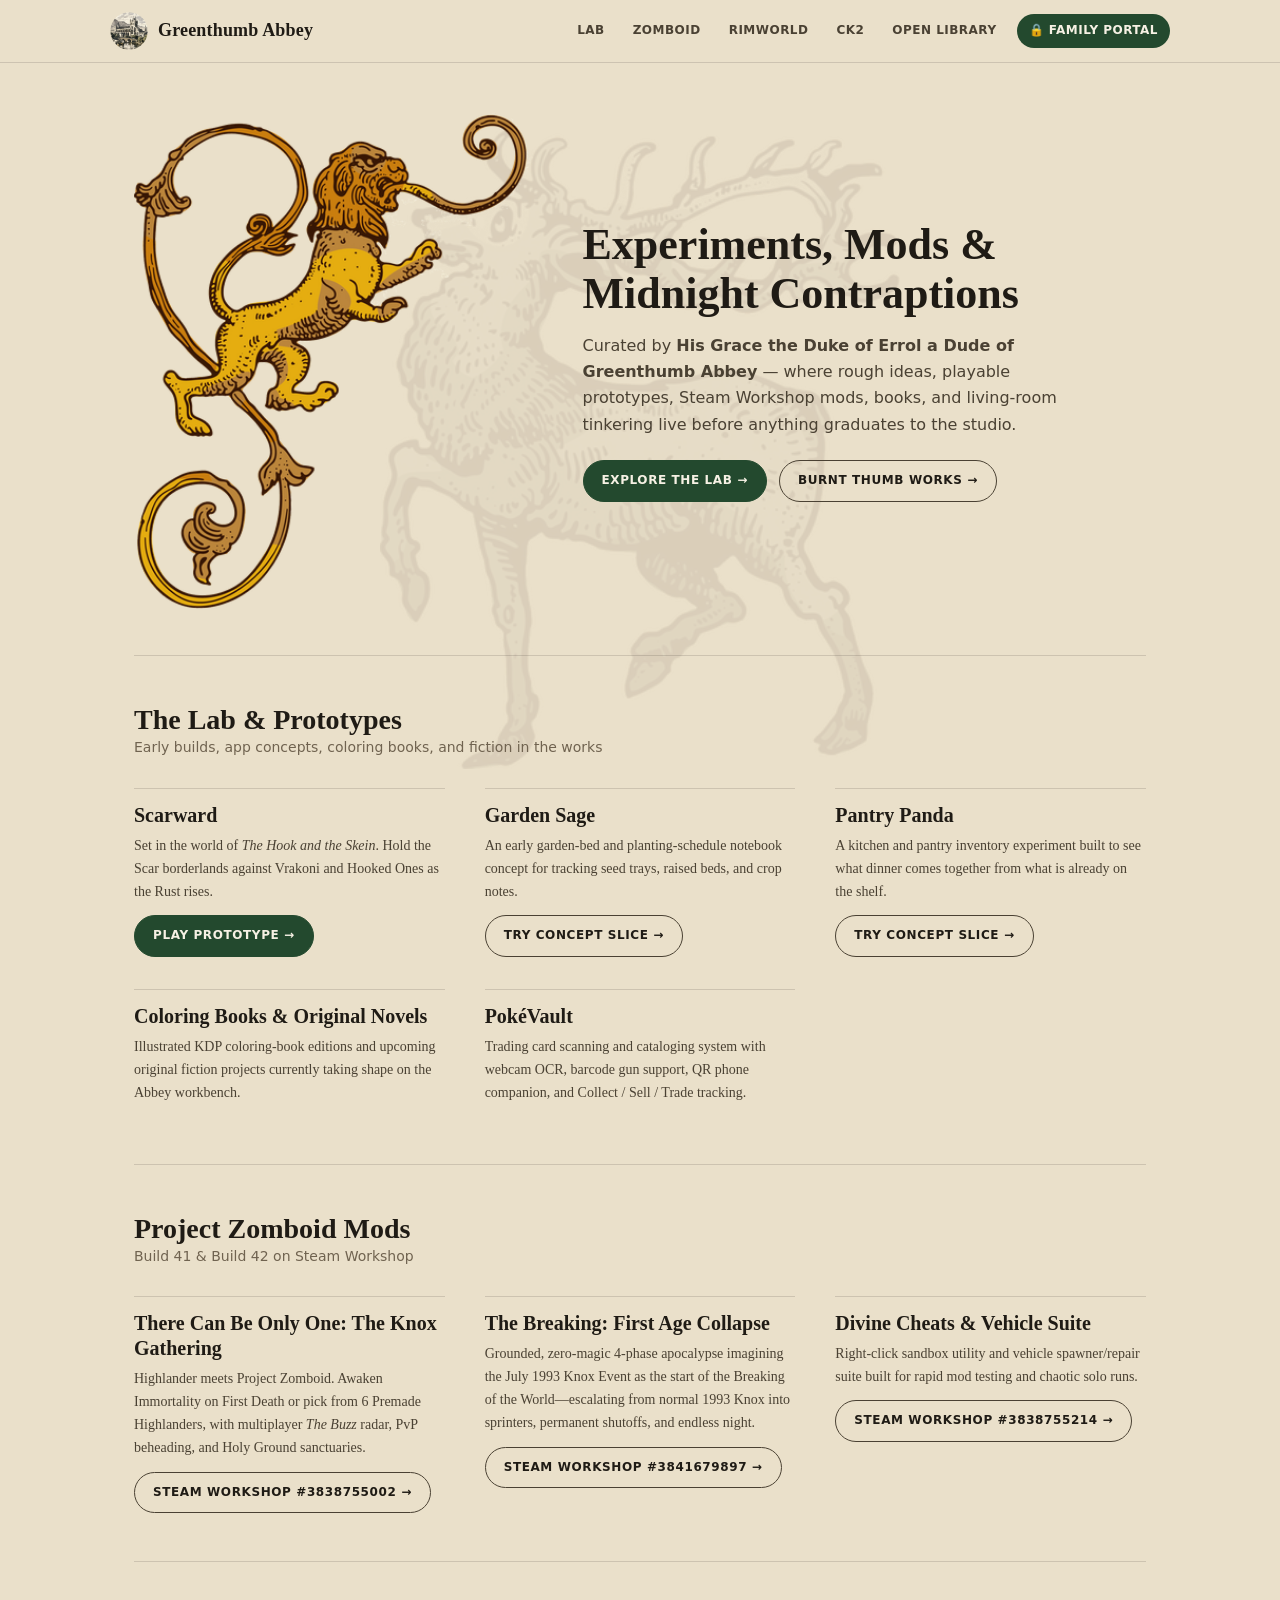
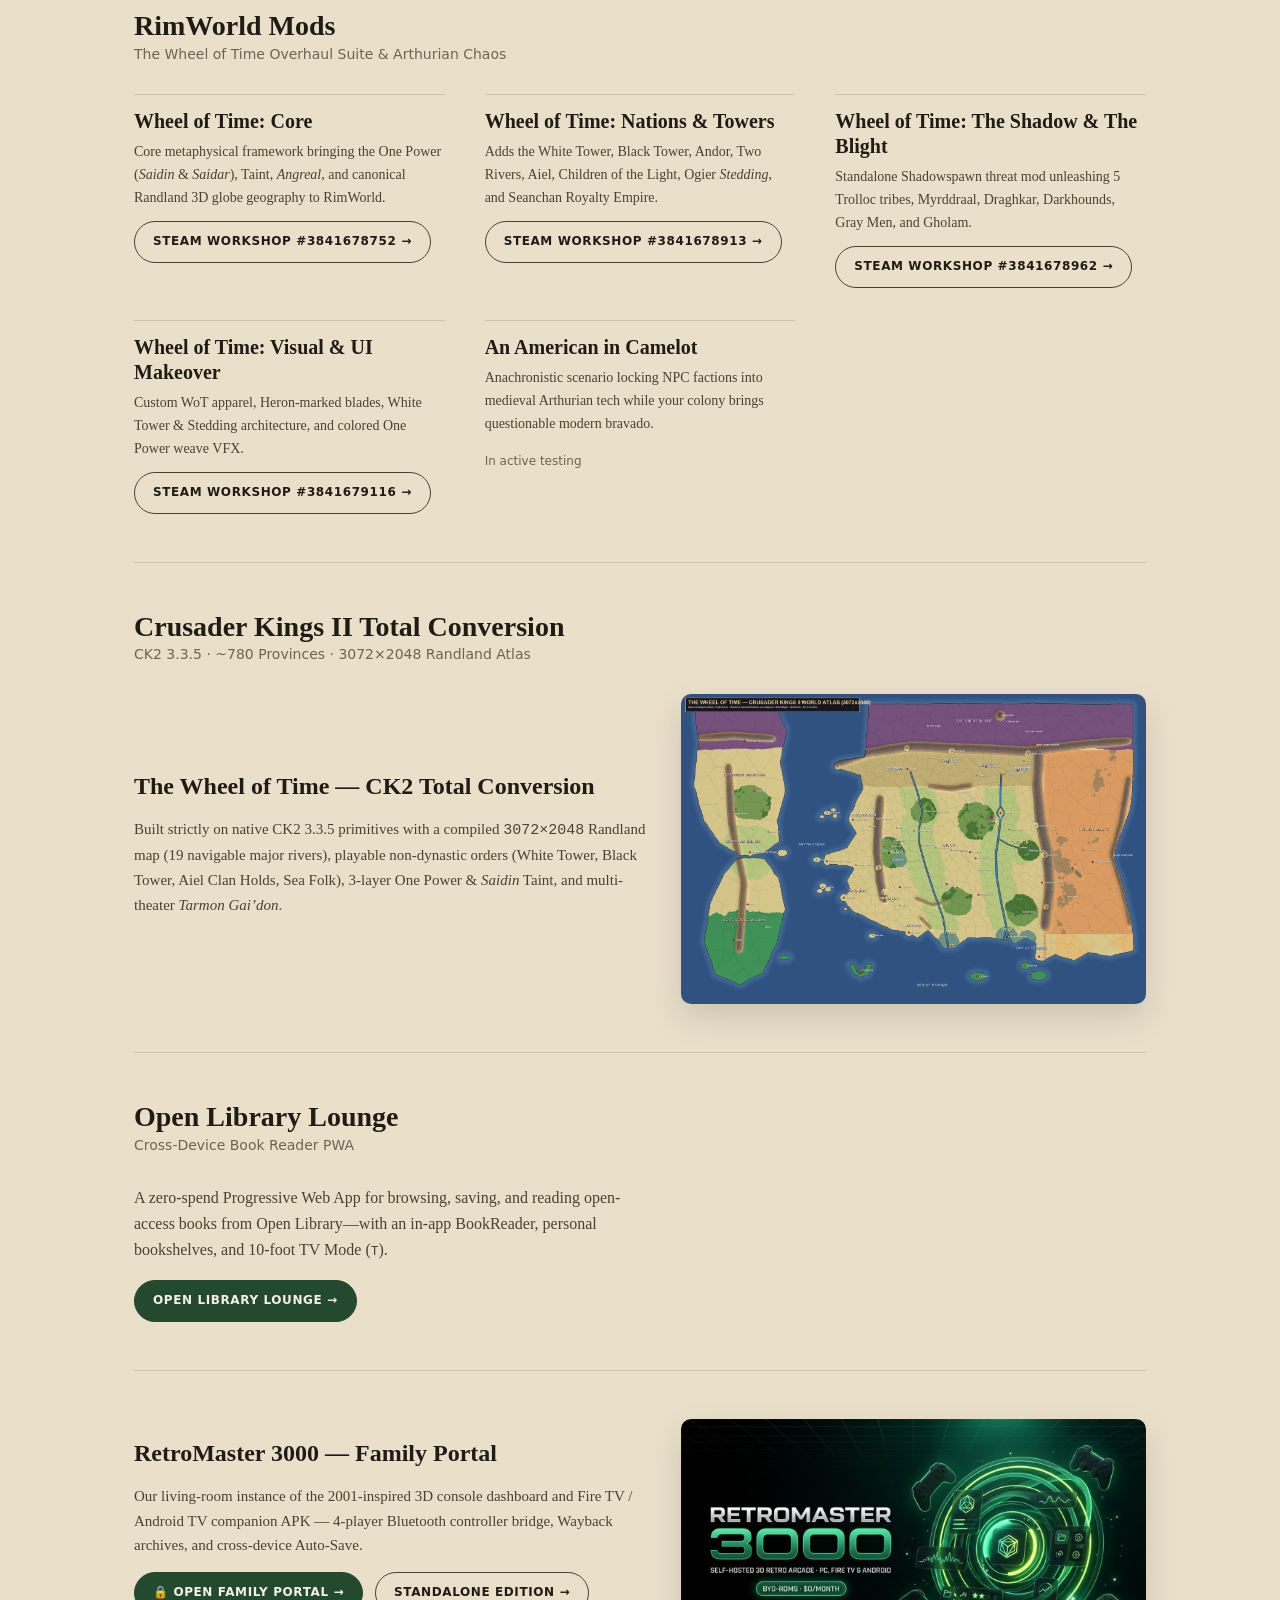
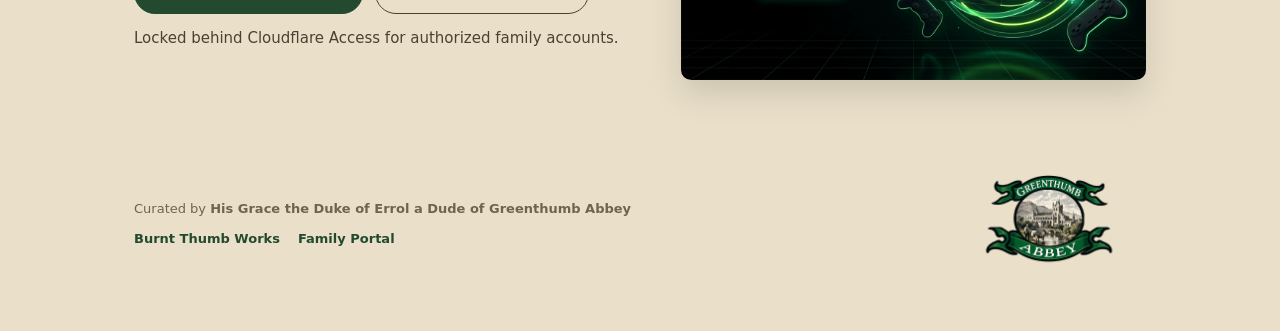
<file: index.html>
<!DOCTYPE html>
<html lang="en">
<head>
  <meta charset="utf-8">
  <meta name="viewport" content="width=device-width, initial-scale=1">
  <title>Greenthumb Abbey</title>
  <meta name="description" content="Greenthumb Abbey: prototypes, Steam Workshop mods for Project Zomboid and RimWorld, CK2 Wheel of Time overhaul, Open Library Lounge, and living-room contraptions.">
  <meta name="theme-color" content="#E8DFCA">
  <link rel="icon" href="assets/ga-coin.png" type="image/png">
  <style>
    :root {
      --paper: #EAE0CA;
      --paper-soft: #E2D5BA;
      --ink: #1F1B15;
      --ink-2: #4A4133;
      --ink-3: #706350;
      --moss: #23492E;
      --moss-hi: #2E5F3C;
      --brass: #8F6B24;
      --rule: rgba(31, 27, 21, 0.14);
      --font-serif: "Palatino Linotype", "Book Antiqua", Palatino, Georgia, serif;
      --font-sans: system-ui, -apple-system, BlinkMacSystemFont, "Segoe UI", Roboto, sans-serif;
    }
    *, *::before, *::after { box-sizing: border-box; margin: 0; padding: 0; }
    html { scroll-behavior: smooth; }
    body {
      min-height: 100vh;
      background: var(--paper);
      color: var(--ink);
      font-family: var(--font-serif);
      line-height: 1.65;
      -webkit-font-smoothing: antialiased;
    }
    body::before {
      content: "";
      position: fixed;
      inset: 0;
      z-index: 0;
      pointer-events: none;
      background: url("assets/ornaments/heraldic-stag.png") center center / min(520px, 72vw) no-repeat;
      opacity: 0.085;
      mix-blend-mode: multiply;
    }
    header, main, footer { position: relative; z-index: 1; }
    .sans { font-family: var(--font-sans); }
    .wrap { max-width: 1060px; margin: 0 auto; padding: 0 24px; }

    /* Header */
    header {
      position: sticky;
      top: 0;
      z-index: 30;
      background: rgba(234, 224, 202, 0.92);
      backdrop-filter: blur(10px);
      border-bottom: 1px solid var(--rule);
    }
    .header-in {
      display: flex;
      flex-wrap: wrap;
      align-items: center;
      justify-content: space-between;
      gap: 12px;
      padding: 12px 0;
    }
    .brand { display: flex; align-items: center; gap: 10px; text-decoration: none; color: var(--ink); }
    .brand img { width: 38px; height: 38px; border-radius: 50%; }
    .brand-name { font-size: 18px; font-weight: 700; letter-spacing: 0.01em; }
    nav { display: flex; flex-wrap: wrap; align-items: center; gap: 4px; }
    nav a {
      text-decoration: none;
      color: var(--ink-2);
      font-size: 12px;
      font-weight: 600;
      letter-spacing: 0.04em;
      text-transform: uppercase;
      padding: 7px 12px;
      border-radius: 999px;
      transition: background 0.15s ease, color 0.15s ease;
    }
    nav a:hover { color: var(--ink); background: rgba(31, 27, 21, 0.07); }
    nav a.portal-tab {
      background: var(--moss);
      color: #F6F1E4;
      margin-left: 4px;
    }
    nav a.portal-tab:hover { background: var(--moss-hi); }

    /* Hero: blown-up lion on the left, copy on the right */
    .hero {
      position: relative;
      padding: 48px 0 44px;
      display: grid;
      grid-template-columns: 0.85fr 1.15fr;
      gap: 32px;
      align-items: center;
      border-bottom: 1px solid var(--rule);
    }
    .hero h1 {
      font-size: clamp(30px, 4vw, 44px);
      line-height: 1.12;
      font-weight: 700;
      color: var(--ink);
      margin-bottom: 14px;
    }
    .hero p {
      font-size: 16px;
      color: var(--ink-2);
      max-width: 50ch;
      margin-bottom: 22px;
    }
    .hero-actions { display: flex; flex-wrap: wrap; gap: 12px; align-items: center; }
    .hero-lion {
      display: flex;
      justify-content: flex-start;
      align-items: flex-start;
    }
    .hero-lion img {
      width: min(100%, 400px);
      height: auto;
      display: block;
      mix-blend-mode: multiply;
    }

    /* Buttons & Links */
    .btn {
      display: inline-flex;
      align-items: center;
      gap: 7px;
      text-decoration: none;
      font-weight: 700;
      font-size: 12px;
      letter-spacing: 0.05em;
      text-transform: uppercase;
      padding: 10px 18px;
      border-radius: 999px;
      border: 1px solid var(--ink-2);
      color: var(--ink);
      transition: all 0.15s ease;
    }
    .btn:hover { background: var(--ink); color: var(--paper); }
    .btn-moss {
      background: var(--moss);
      color: #F6F1E4;
      border-color: var(--moss);
    }
    .btn-moss:hover { background: var(--moss-hi); border-color: var(--moss-hi); color: #fff; }
    .text-link {
      display: inline-flex;
      align-items: center;
      gap: 5px;
      font-size: 13px;
      font-weight: 700;
      color: var(--moss);
      text-decoration: none;
      margin-top: 8px;
    }
    .text-link:hover { text-decoration: underline; }

    /* Natural Editorial Sections (no cards) */
    section.wing { padding: 48px 0; scroll-margin-top: 72px; border-bottom: 1px solid var(--rule); }
    .wing-head {
      display: flex;
      align-items: center;
      gap: 14px;
      margin-bottom: 28px;
    }
    .wing-ornament {
      width: 42px;
      height: 42px;
      object-fit: contain;
      mix-blend-mode: multiply;
    }
    .wing-head h2 { font-size: 28px; color: var(--ink); line-height: 1.15; }
    .wing-head .sub { font-size: 14px; color: var(--ink-3); }

    /* Open flowing items */
    .stream {
      display: grid;
      grid-template-columns: repeat(auto-fit, minmax(280px, 1fr));
      gap: 32px 40px;
    }
    .entry {
      padding-top: 14px;
      border-top: 1px solid var(--rule);
    }
    .entry h3 { font-size: 20px; color: var(--ink); margin-bottom: 6px; line-height: 1.25; }
    .entry p { font-size: 14px; color: var(--ink-2); margin-bottom: 12px; }
    .entry ul { padding-left: 18px; font-size: 13px; color: var(--ink-2); display: flex; flex-direction: column; gap: 4px; margin-bottom: 12px; }
    .meta { font-size: 12px; color: var(--ink-3); }

    /* Split showcases (CK2 & RetroMaster 3000) */
    .split {
      display: grid;
      grid-template-columns: 1.05fr 0.95fr;
      gap: 32px;
      align-items: center;
    }
    .split img {
      width: 100%;
      border-radius: 10px;
      display: block;
      box-shadow: 0 14px 32px rgba(31, 27, 21, 0.14);
    }
    .split h3 { font-size: 24px; color: var(--ink); margin-bottom: 10px; }
    .split p { font-size: 15px; color: var(--ink-2); margin-bottom: 14px; }

    footer {
      padding: 32px 0 44px;
      color: var(--ink-3);
      font-size: 13px;
    }
    .footer-in { display: flex; flex-wrap: wrap; justify-content: space-between; align-items: center; gap: 14px; }
    .footer-links { display: flex; flex-wrap: wrap; gap: 18px; }
    footer a { color: var(--moss); text-decoration: none; font-weight: 600; }
    footer a:hover { text-decoration: underline; }

    @media (max-width: 820px) {
      .hero, .split { grid-template-columns: 1fr; }
      .hero { padding: 32px 0; }
    }
  </style>
</head>
<body>
  <header>
    <div class="wrap header-in">
      <a class="brand" href="index.html">
        <img src="assets/ga-coin.png" alt="Greenthumb Abbey Seal">
        <span class="brand-name">Greenthumb Abbey</span>
      </a>
      <nav class="sans" aria-label="Primary">
        <a href="#lab">Lab</a>
        <a href="#zomboid">Zomboid</a>
        <a href="#rimworld">RimWorld</a>
        <a href="#ck2">CK2</a>
        <a href="#open-library">Open Library</a>
        <a class="portal-tab" href="https://play.greenthumbabbey.com">&#128274; Family Portal</a>
      </nav>
    </div>
  </header>

  <main class="wrap">
    <section class="hero">
      <div class="hero-lion">
        <img src="assets/ornaments/heraldic-lion-rampant.png" alt="Heraldic Lion Rampant">
      </div>
      <div>
        <h1>Experiments, Mods &amp; Midnight Contraptions</h1>
        <p class="sans">
          Curated by <strong>His Grace the Duke of Errol a Dude of Greenthumb Abbey</strong> &mdash;
          where rough ideas, playable prototypes, Steam Workshop mods, books, and living-room tinkering live before anything graduates to the studio.
        </p>
        <div class="hero-actions sans">
          <a class="btn btn-moss" href="#lab">Explore the Lab &rarr;</a>
          <a class="btn" href="https://burntthumbworks.com/" target="_blank" rel="noopener">Burnt Thumb Works &rarr;</a>
        </div>
      </div>
    </section>

    <!-- THE LAB -->
    <section class="wing" id="lab">
      <div class="wing-head">
        <div>
          <h2>The Lab &amp; Prototypes</h2>
          <div class="sub sans">Early builds, app concepts, coloring books, and fiction in the works</div>
        </div>
      </div>

      <div class="stream">
        <article class="entry">
          <h3>Scarward</h3>
          <p>Set in the world of <em>The Hook and the Skein</em>. Hold the Scar borderlands against Vrakoni and Hooked Ones as the Rust rises.</p>
          <a class="btn btn-moss sans" href="https://burntthumbworks.com/games/scarward/play/" target="_blank" rel="noopener">Play prototype &rarr;</a>
        </article>

        <article class="entry">
          <h3>Garden Sage</h3>
          <p>An early garden-bed and planting-schedule notebook concept for tracking seed trays, raised beds, and crop notes.</p>
          <a class="btn sans" href="https://burntthumbworks.com/apps/garden-sage/demo/" target="_blank" rel="noopener">Try concept slice &rarr;</a>
        </article>

        <article class="entry">
          <h3>Pantry Panda</h3>
          <p>A kitchen and pantry inventory experiment built to see what dinner comes together from what is already on the shelf.</p>
          <a class="btn sans" href="https://burntthumbworks.com/apps/pantry-panda/demo/" target="_blank" rel="noopener">Try concept slice &rarr;</a>
        </article>

        <article class="entry">
          <h3>Coloring Books &amp; Original Novels</h3>
          <p>Illustrated KDP coloring-book editions and upcoming original fiction projects currently taking shape on the Abbey workbench.</p>
        </article>

        <article class="entry">
          <h3>Pok&eacute;Vault</h3>
          <p>Trading card scanning and cataloging system with webcam OCR, barcode gun support, QR phone companion, and Collect / Sell / Trade tracking.</p>
        </article>
      </div>
    </section>

    <!-- PROJECT ZOMBOID -->
    <section class="wing" id="zomboid">
      <div class="wing-head">
        <div>
          <h2>Project Zomboid Mods</h2>
          <div class="sub sans">Build 41 &amp; Build 42 on Steam Workshop</div>
        </div>
      </div>

      <div class="stream">
        <article class="entry">
          <h3>There Can Be Only One: The Knox Gathering</h3>
          <p>Highlander meets Project Zomboid. Awaken Immortality on First Death or pick from 6 Premade Highlanders, with multiplayer <em>The Buzz</em> radar, PvP beheading, and Holy Ground sanctuaries.</p>
          <a class="btn sans" href="https://steamcommunity.com/sharedfiles/filedetails/?id=3838755002" target="_blank" rel="noopener">Steam Workshop #3838755002 &rarr;</a>
        </article>

        <article class="entry">
          <h3>The Breaking: First Age Collapse</h3>
          <p>Grounded, zero-magic 4-phase apocalypse imagining the July 1993 Knox Event as the start of the Breaking of the World—escalating from normal 1993 Knox into sprinters, permanent shutoffs, and endless night.</p>
          <a class="btn sans" href="https://steamcommunity.com/sharedfiles/filedetails/?id=3841679897" target="_blank" rel="noopener">Steam Workshop #3841679897 &rarr;</a>
        </article>

        <article class="entry">
          <h3>Divine Cheats &amp; Vehicle Suite</h3>
          <p>Right-click sandbox utility and vehicle spawner/repair suite built for rapid mod testing and chaotic solo runs.</p>
          <a class="btn sans" href="https://steamcommunity.com/sharedfiles/filedetails/?id=3838755214" target="_blank" rel="noopener">Steam Workshop #3838755214 &rarr;</a>
        </article>
      </div>
    </section>

    <!-- RIMWORLD -->
    <section class="wing" id="rimworld">
      <div class="wing-head">
        <div>
          <h2>RimWorld Mods</h2>
          <div class="sub sans">The Wheel of Time Overhaul Suite &amp; Arthurian Chaos</div>
        </div>
      </div>

      <div class="stream">
        <article class="entry">
          <h3>Wheel of Time: Core</h3>
          <p>Core metaphysical framework bringing the One Power (<em>Saidin</em> &amp; <em>Saidar</em>), Taint, <em>Angreal</em>, and canonical Randland 3D globe geography to RimWorld.</p>
          <a class="btn sans" href="https://steamcommunity.com/sharedfiles/filedetails/?id=3841678752" target="_blank" rel="noopener">Steam Workshop #3841678752 &rarr;</a>
        </article>

        <article class="entry">
          <h3>Wheel of Time: Nations &amp; Towers</h3>
          <p>Adds the White Tower, Black Tower, Andor, Two Rivers, Aiel, Children of the Light, Ogier <em>Stedding</em>, and Seanchan Royalty Empire.</p>
          <a class="btn sans" href="https://steamcommunity.com/sharedfiles/filedetails/?id=3841678913" target="_blank" rel="noopener">Steam Workshop #3841678913 &rarr;</a>
        </article>

        <article class="entry">
          <h3>Wheel of Time: The Shadow &amp; The Blight</h3>
          <p>Standalone Shadowspawn threat mod unleashing 5 Trolloc tribes, Myrddraal, Draghkar, Darkhounds, Gray Men, and Gholam.</p>
          <a class="btn sans" href="https://steamcommunity.com/sharedfiles/filedetails/?id=3841678962" target="_blank" rel="noopener">Steam Workshop #3841678962 &rarr;</a>
        </article>

        <article class="entry">
          <h3>Wheel of Time: Visual &amp; UI Makeover</h3>
          <p>Custom WoT apparel, Heron-marked blades, White Tower &amp; Stedding architecture, and colored One Power weave VFX.</p>
          <a class="btn sans" href="https://steamcommunity.com/sharedfiles/filedetails/?id=3841679116" target="_blank" rel="noopener">Steam Workshop #3841679116 &rarr;</a>
        </article>

        <article class="entry">
          <h3>An American in Camelot</h3>
          <p>Anachronistic scenario locking NPC factions into medieval Arthurian tech while your colony brings questionable modern bravado.</p>
          <span class="meta sans">In active testing</span>
        </article>
      </div>
    </section>

    <!-- CRUSADER KINGS II -->
    <section class="wing" id="ck2">
      <div class="wing-head">
        <div>
          <h2>Crusader Kings II Total Conversion</h2>
          <div class="sub sans">CK2 3.3.5 &middot; ~780 Provinces &middot; 3072&times;2048 Randland Atlas</div>
        </div>
      </div>

      <div class="split">
        <div>
          <h3>The Wheel of Time &mdash; CK2 Total Conversion</h3>
          <p>
            Built strictly on native CK2 3.3.5 primitives with a compiled <code>3072&times;2048</code> Randland map (19 navigable major rivers), playable non-dynastic orders (White Tower, Black Tower, Aiel Clan Holds, Sea Folk), 3-layer One Power &amp; <em>Saidin</em> Taint, and multi-theater <em>Tarmon Gai&rsquo;don</em>.
          </p>
        </div>
        <img src="assets/wot-ck2-atlas.png" alt="Compiled Wheel of Time CK2 Randland Physical Atlas">
      </div>
    </section>

    <!-- OPEN LIBRARY LOUNGE -->
    <section class="wing" id="open-library">
      <div class="wing-head">
        <div>
          <h2>Open Library Lounge</h2>
          <div class="sub sans">Cross-Device Book Reader PWA</div>
        </div>
      </div>

      <p style="max-width: 65ch; color: var(--ink-2); margin-bottom: 16px;">
        A zero-spend Progressive Web App for browsing, saving, and reading open-access books from Open Library—with an in-app BookReader, personal bookshelves, and 10-foot TV Mode (<code>T</code>).
      </p>
      <a class="btn btn-moss sans" href="open-library/">Open Library Lounge &rarr;</a>
    </section>

    <!-- RETROMASTER 3000 FAMILY PORTAL -->
    <section class="wing" id="contraptions" style="border-bottom: none;">
      <div class="split">
        <div>
          <h3>RetroMaster 3000 &mdash; Family Portal</h3>
          <p>
            Our living-room instance of the 2001-inspired 3D console dashboard and Fire TV / Android TV companion APK &mdash; 4-player Bluetooth controller bridge, Wayback archives, and cross-device Auto-Save.
          </p>
          <div class="hero-actions sans">
            <a class="btn btn-moss" href="https://play.greenthumbabbey.com">&#128274; Open Family Portal &rarr;</a>
            <a class="btn" href="https://burntthumbworks.com/apps/retromaster-3000/" target="_blank" rel="noopener">Standalone Edition &rarr;</a>
          </div>
          <p class="meta sans" style="margin-top: 12px;">Locked behind Cloudflare Access for authorized family accounts.</p>
        </div>
        <img src="assets/retromaster-cover.png" alt="RetroMaster 3000 3D arcade dashboard">
      </div>
    </section>
  </main>

  <footer class="sans">
    <div class="wrap footer-in">
      <div>
        <span>Curated by <strong>His Grace the Duke of Errol a Dude of Greenthumb Abbey</strong></span>
        <div class="footer-links" style="margin-top: 8px;">
          <a href="https://burntthumbworks.com/" target="_blank" rel="noopener">Burnt Thumb Works</a>
          <a href="https://play.greenthumbabbey.com">Family Portal</a>
        </div>
      </div>
      <img src="assets/ga-logo.png" alt="Greenthumb Abbey Crest" style="width: 190px; max-width: 100%; height: auto; mix-blend-mode: multiply; display: block;">
    </div>
  </footer>
</body>
</html>
</file>
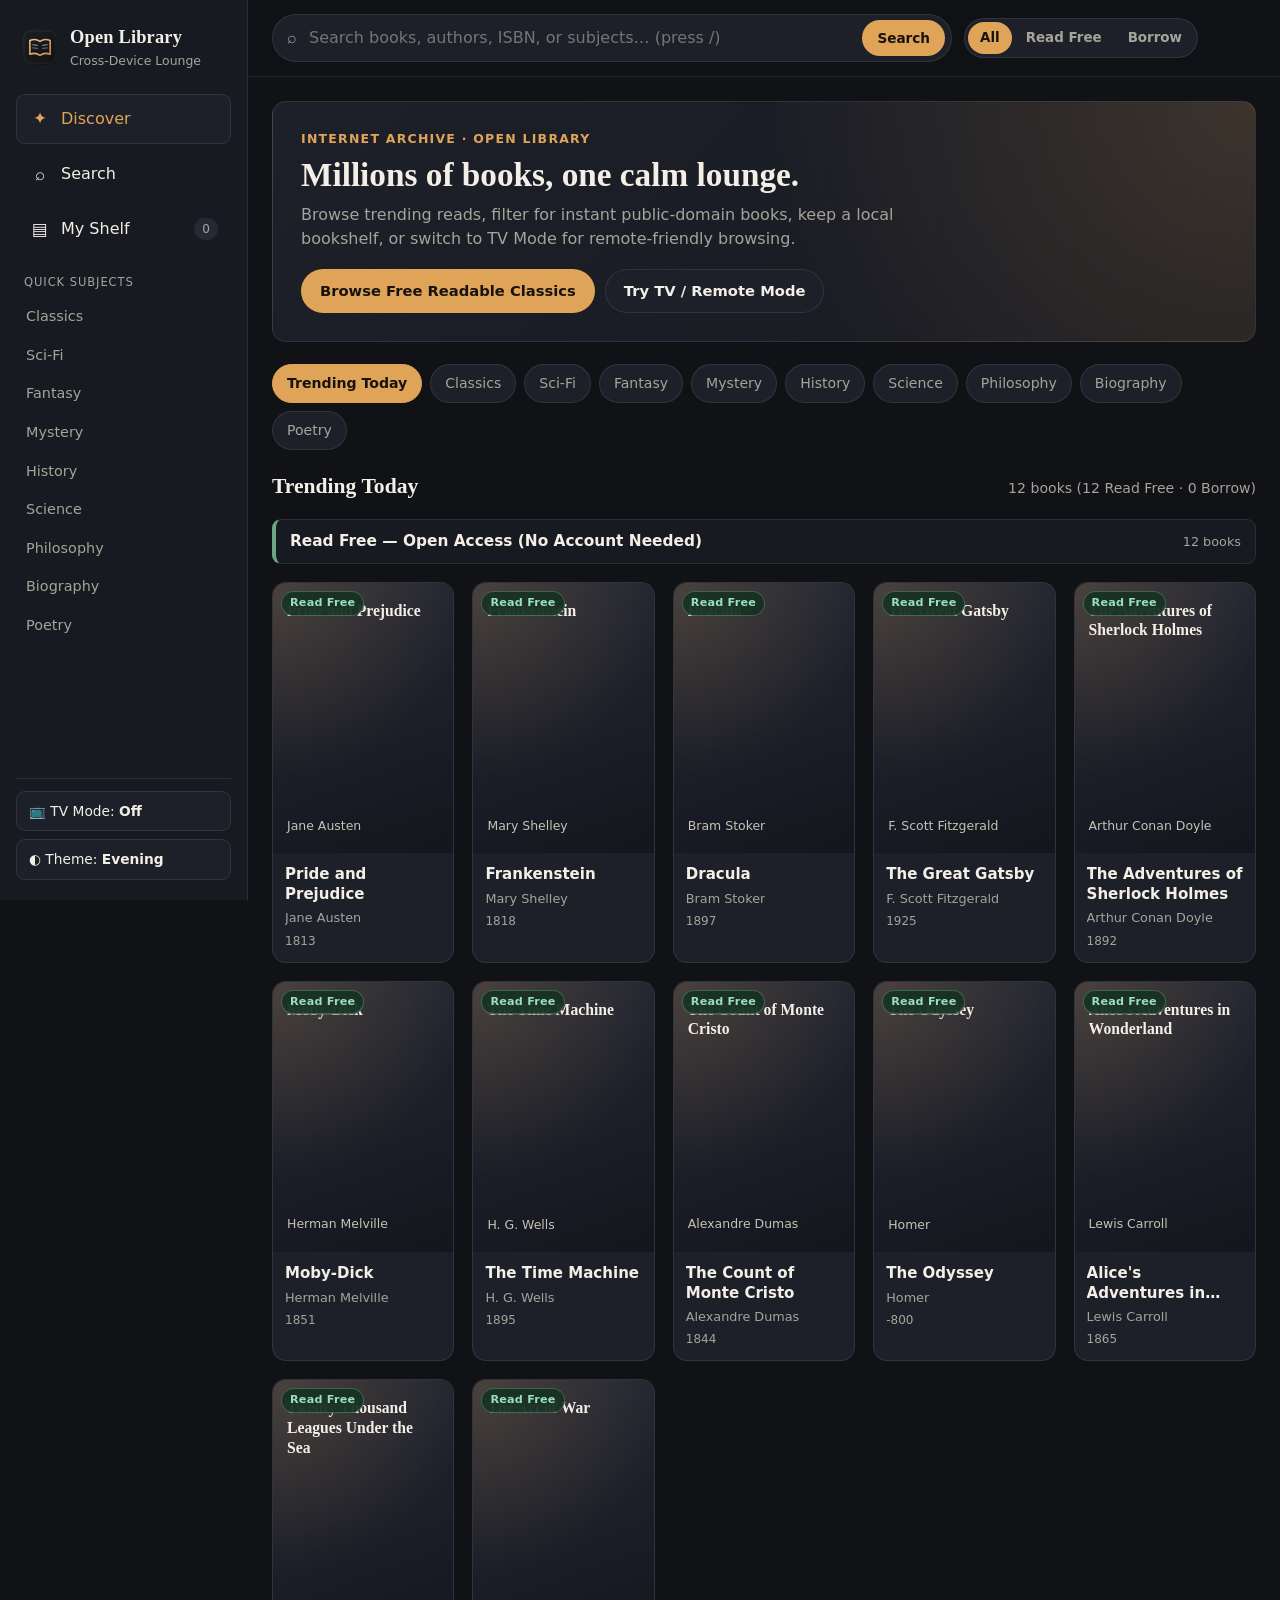
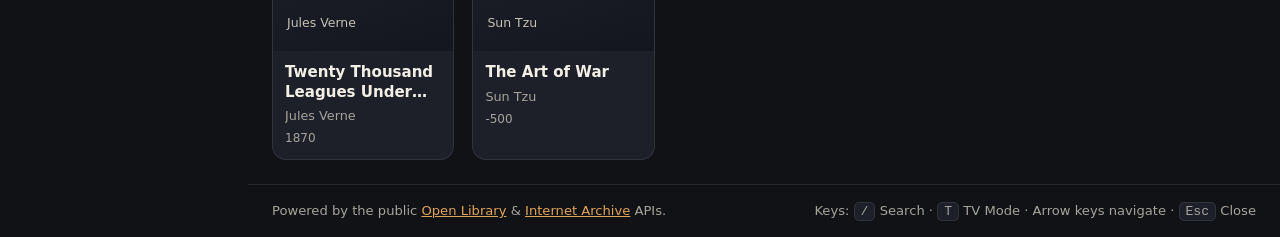
<file: open-library/index.html>
<!DOCTYPE html>
<html lang="en">
<head>
  <meta charset="UTF-8" />
  <meta name="viewport" content="width=device-width, initial-scale=1.0, viewport-fit=cover" />
  <meta name="theme-color" content="#111216" />
  <meta name="description" content="A cross-device Progressive Web App for browsing, saving, and reading books from the Internet Archive's Open Library on phone, tablet, laptop, and TV." />
  <title>Open Library Lounge</title>
  <link rel="manifest" href="./manifest.json" />
  <link rel="icon" type="image/svg+xml" href="./icons/icon.svg" />
  <link rel="apple-touch-icon" href="./icons/icon.svg" />
  <link rel="stylesheet" href="./styles.css?v=3" />
</head>
<body>
  <div class="app-shell">
    <!-- Desktop / Tablet Sidebar Navigation -->
    <aside class="sidebar" aria-label="Primary navigation">
      <div class="brand">
        <img src="./icons/icon.svg" alt="" class="brand-icon" width="36" height="36" />
        <div>
          <h1 class="brand-title">Open Library</h1>
          <p class="brand-subtitle">Cross-Device Lounge</p>
        </div>
      </div>

      <nav class="nav-list">
        <button class="nav-btn active" data-view="discover" data-focusable="true">
          <span class="nav-icon" aria-hidden="true">✦</span>
          <span>Discover</span>
        </button>
        <button class="nav-btn" data-view="search" data-focusable="true">
          <span class="nav-icon" aria-hidden="true">⌕</span>
          <span>Search</span>
        </button>
        <button class="nav-btn" data-view="shelf" data-focusable="true">
          <span class="nav-icon" aria-hidden="true">▤</span>
          <span>My Shelf</span>
          <span class="badge-count" id="sidebarShelfCount">0</span>
        </button>
      </nav>

      <div class="sidebar-section">
        <p class="sidebar-label">Quick Subjects</p>
        <div class="subject-links" id="sidebarSubjects"></div>
      </div>

      <div class="sidebar-footer">
        <button class="control-pill" id="btnInstallPwa" hidden data-focusable="true">
          <span>⬇ Install App</span>
        </button>
        <button class="control-pill" id="btnTvMode" aria-pressed="false" data-focusable="true" title="Toggle 10-foot TV & Remote Mode (T)">
          <span>📺 TV Mode: <strong id="tvModeLabel">Off</strong></span>
        </button>
        <button class="control-pill" id="btnTheme" aria-pressed="false" data-focusable="true" title="Switch Dark / Paper theme">
          <span>◐ Theme: <strong id="themeLabel">Evening</strong></span>
        </button>
      </div>
    </aside>

    <!-- Main Workspace -->
    <div class="main-column">
      <header class="topbar">
        <form class="search-bar" id="globalSearchForm" role="search">
          <label for="searchInput" class="sr-only">Search books, authors, or subjects</label>
          <span class="search-icon" aria-hidden="true">⌕</span>
          <input
            type="search"
            id="searchInput"
            placeholder="Search books, authors, ISBN, or subjects… (press /)"
            autocomplete="off"
            data-focusable="true"
          />
          <button type="submit" class="btn-primary btn-compact" data-focusable="true">Search</button>
        </form>

        <div class="topbar-actions">
          <div class="segmented-filter" id="accessFilterGroup" role="group" aria-label="Filter by book access">
            <button type="button" class="seg-btn active" data-access="all" data-focusable="true">All</button>
            <button type="button" class="seg-btn" data-access="public" data-focusable="true">Read Free</button>
            <button type="button" class="seg-btn" data-access="borrow" data-focusable="true">Borrow</button>
          </div>
          <button class="icon-btn mobile-only" id="btnTvModeMobile" aria-label="Toggle TV Mode" title="TV Mode" data-focusable="true">📺</button>
          <button class="icon-btn mobile-only" id="btnThemeMobile" aria-label="Switch Theme" title="Switch Theme" data-focusable="true">◐</button>
        </div>
      </header>

      <main class="content" id="mainContent" tabindex="-1">
        <!-- DISCOVER VIEW -->
        <section class="view active" id="view-discover" aria-labelledby="discoverHeading">
          <div class="hero-banner">
            <div class="hero-text">
              <p class="eyebrow">Internet Archive · Open Library</p>
              <h2 id="discoverHeading">Millions of books, one calm lounge.</h2>
              <p class="hero-copy">
                Browse trending reads, filter for instant public-domain books, keep a local bookshelf, or switch to TV Mode for remote-friendly browsing.
              </p>
              <div class="hero-actions">
                <button class="btn-primary" id="btnHeroReadable" data-focusable="true">Browse Free Readable Classics</button>
                <button class="btn-secondary" id="btnHeroTv" data-focusable="true">Try TV / Remote Mode</button>
              </div>
            </div>
          </div>

          <div class="subject-strip" id="subjectChips" role="tablist" aria-label="Book subjects"></div>

          <div class="section-header">
            <h3 id="discoverGridTitle">Trending Today</h3>
            <span class="section-meta" id="discoverMeta"></span>
          </div>

          <div class="book-grid" id="discoverGrid" aria-live="polite"></div>
        </section>

        <!-- SEARCH VIEW -->
        <section class="view" id="view-search" aria-labelledby="searchHeading">
          <div class="section-header">
            <h2 id="searchHeading">Search Results</h2>
            <span class="section-meta" id="searchMeta">Type a title, author, or topic above.</span>
          </div>
          <div class="book-grid" id="searchGrid" aria-live="polite"></div>
          <div class="load-more-wrap" id="searchLoadMoreWrap" hidden>
            <button class="btn-secondary" id="btnLoadMoreSearch" data-focusable="true">Load More Books</button>
          </div>
        </section>

        <!-- MY SHELF VIEW -->
        <section class="view" id="view-shelf" aria-labelledby="shelfHeading">
          <div class="shelf-header-row">
            <div>
              <h2 id="shelfHeading">My Bookshelf</h2>
              <p class="section-meta">Saved locally on this device. Export JSON anytime to sync across devices.</p>
            </div>
            <div class="shelf-io-actions">
              <button class="btn-secondary btn-compact" id="btnExportShelf" data-focusable="true">Export JSON</button>
              <label class="btn-secondary btn-compact file-btn" tabindex="0" data-focusable="true">
                Import JSON
                <input type="file" id="importShelfInput" accept="application/json,.json" hidden />
              </label>
            </div>
          </div>

          <div class="shelf-tabs" role="tablist" aria-label="Shelf categories">
            <button class="tab-pill active" data-shelf="all" data-focusable="true">All Saved</button>
            <button class="tab-pill" data-shelf="reading" data-focusable="true">Currently Reading</button>
            <button class="tab-pill" data-shelf="want" data-focusable="true">Want to Read</button>
            <button class="tab-pill" data-shelf="finished" data-focusable="true">Finished</button>
            <button class="tab-pill" data-shelf="recent" data-focusable="true">Recently Viewed</button>
          </div>

          <div class="book-grid" id="shelfGrid" aria-live="polite"></div>
        </section>
      </main>

      <footer class="app-footer">
        <span>Powered by the public <a href="https://openlibrary.org" target="_blank" rel="noopener noreferrer">Open Library</a> &amp; <a href="https://archive.org" target="_blank" rel="noopener noreferrer">Internet Archive</a> APIs.</span>
        <span class="footer-hint">Keys: <code>/</code> Search · <code>T</code> TV Mode · Arrow keys navigate · <code>Esc</code> Close</span>
      </footer>
    </div>

    <!-- Phone Bottom Navigation -->
    <nav class="bottom-nav" aria-label="Mobile navigation">
      <button class="bottom-nav-btn active" data-view="discover" data-focusable="true">
        <span aria-hidden="true">✦</span>
        <span>Discover</span>
      </button>
      <button class="bottom-nav-btn" data-view="search" data-focusable="true">
        <span aria-hidden="true">⌕</span>
        <span>Search</span>
      </button>
      <button class="bottom-nav-btn" data-view="shelf" data-focusable="true">
        <span aria-hidden="true">▤</span>
        <span>Shelf</span>
      </button>
    </nav>
  </div>

  <!-- BOOK DETAIL MODAL -->
  <div class="modal-backdrop" id="bookModal" hidden role="dialog" aria-modal="true" aria-labelledby="modalTitle">
    <div class="modal-card">
      <button class="modal-close" id="btnCloseModal" aria-label="Close book details" data-focusable="true">✕</button>
      <div class="modal-body" id="modalBody"></div>
    </div>
  </div>

  <!-- FULLSCREEN IN-APP BOOKREADER OVERLAY -->
  <div class="reader-overlay" id="readerOverlay" hidden role="dialog" aria-modal="true" aria-labelledby="readerTitle">
    <header class="reader-topbar">
      <div class="reader-title-wrap">
        <button class="btn-secondary btn-compact" id="btnCloseReader" data-focusable="true">← Back</button>
        <h2 class="reader-title" id="readerTitle">Book Reader</h2>
      </div>
      <div class="reader-actions">
        <a class="btn-secondary btn-compact" id="readerExternalLink" href="#" target="_blank" rel="noopener noreferrer" data-focusable="true">Open on Archive.org ↗</a>
        <button class="btn-secondary btn-compact" id="btnReaderFullscreen" data-focusable="true">⛶ Fullscreen</button>
      </div>
    </header>
    <div class="reader-stage">
      <iframe
        id="readerFrame"
        title="Internet Archive BookReader"
        allowfullscreen
        loading="lazy"
        referrerpolicy="no-referrer-when-downgrade"
      ></iframe>
    </div>
  </div>

  <!-- TOAST NOTIFICATION -->
  <div class="toast" id="toast" role="status" aria-live="polite" hidden></div>

  <script type="module" src="./js/app.js?v=3"></script>
</body>
</html>
</file>
<file: open-library/styles.css>
/* =========================================================
   Open Library Lounge — Cross-Device PWA Stylesheet
   Phone · Tablet · Laptop · TV (10-Foot Mode)
   ========================================================= */

:root {
  --bg: #111216;
  --bg-elevated: #181a21;
  --bg-card: #1d2029;
  --bg-hover: #252936;
  --border: rgba(255, 255, 255, 0.09);
  --text: #f3efe6;
  --text-muted: #a6a39a;
  --accent: #e0a458;
  --accent-strong: #f0b86e;
  --accent-ink: #17130c;
  --sage: #6ba587;
  --sage-bg: rgba(107, 165, 135, 0.16);
  --borrow: #7aa2d4;
  --borrow-bg: rgba(122, 162, 212, 0.16);
  --danger: #d96b6b;
  --shadow: 0 12px 32px rgba(0, 0, 0, 0.42);
  --radius: 14px;
  --radius-sm: 9px;
  --sidebar-w: 248px;
  --topbar-h: 72px;
  --bottom-nav-h: 64px;
  --font-sans: system-ui, -apple-system, 'Segoe UI', Roboto, Helvetica, Arial, sans-serif;
  --font-serif: Georgia, 'Iowan Old Style', 'Palatino Linotype', serif;
}

body.theme-paper {
  --bg: #f6f2e8;
  --bg-elevated: #ede7d9;
  --bg-card: #fffdf8;
  --bg-hover: #f2ebdc;
  --border: rgba(28, 26, 23, 0.12);
  --text: #1c1a17;
  --text-muted: #5d574c;
  --accent: #a86419;
  --accent-strong: #8f5210;
  --accent-ink: #fffdf8;
  --sage: #2b6e4c;
  --sage-bg: rgba(43, 110, 76, 0.12);
  --borrow: #2b5c94;
  --borrow-bg: rgba(43, 92, 148, 0.12);
  --shadow: 0 10px 26px rgba(32, 24, 12, 0.12);
}

*, *::before, *::after {
  box-sizing: border-box;
}

html, body {
  margin: 0;
  padding: 0;
  background: var(--bg);
  color: var(--text);
  font-family: var(--font-sans);
  font-size: 16px;
  line-height: 1.5;
  -webkit-font-smoothing: antialiased;
  min-height: 100dvh;
}

a {
  color: var(--accent);
}

button, input, textarea, select {
  font: inherit;
  color: inherit;
}

button {
  cursor: pointer;
}

.sr-only {
  position: absolute;
  width: 1px;
  height: 1px;
  overflow: hidden;
  clip: rect(0 0 0 0);
  white-space: nowrap;
}

/* Focus rings — crisp for keyboard and luminous in TV Mode */
:focus-visible {
  outline: 2px solid var(--accent);
  outline-offset: 2px;
}

/* =========================================================
   App Layout
   ========================================================= */
.app-shell {
  display: grid;
  grid-template-columns: var(--sidebar-w) 1fr;
  min-height: 100dvh;
}

.sidebar {
  position: sticky;
  top: 0;
  height: 100dvh;
  background: var(--bg-elevated);
  border-right: 1px solid var(--border);
  padding: 20px 16px;
  display: flex;
  flex-direction: column;
  gap: 20px;
  overflow-y: auto;
}

.brand {
  display: flex;
  align-items: center;
  gap: 12px;
  padding: 4px 6px;
}

.brand-icon {
  border-radius: 10px;
  flex-shrink: 0;
}

.brand-title {
  margin: 0;
  font-family: var(--font-serif);
  font-size: 1.15rem;
  font-weight: 700;
  letter-spacing: 0.01em;
}

.brand-subtitle {
  margin: 0;
  font-size: 0.78rem;
  color: var(--text-muted);
}

.nav-list {
  display: flex;
  flex-direction: column;
  gap: 6px;
}

.nav-btn {
  display: flex;
  align-items: center;
  gap: 10px;
  width: 100%;
  padding: 11px 12px;
  border: 1px solid transparent;
  border-radius: var(--radius-sm);
  background: transparent;
  text-align: left;
  font-weight: 500;
  transition: background 0.15s ease, border-color 0.15s ease;
}

.nav-btn:hover {
  background: var(--bg-hover);
}

.nav-btn.active {
  background: var(--bg-card);
  border-color: var(--border);
  color: var(--accent);
}

.nav-icon {
  font-size: 1.05rem;
  width: 22px;
  text-align: center;
}

.badge-count {
  margin-left: auto;
  font-size: 0.75rem;
  padding: 2px 8px;
  border-radius: 999px;
  background: var(--bg-hover);
  color: var(--text-muted);
}

.sidebar-section {
  display: flex;
  flex-direction: column;
  gap: 8px;
}

.sidebar-label {
  margin: 0;
  padding: 0 8px;
  font-size: 0.72rem;
  text-transform: uppercase;
  letter-spacing: 0.08em;
  color: var(--text-muted);
}

.subject-links {
  display: flex;
  flex-direction: column;
  gap: 3px;
}

.subject-link-btn {
  padding: 7px 10px;
  border: none;
  border-radius: var(--radius-sm);
  background: transparent;
  color: var(--text-muted);
  text-align: left;
  font-size: 0.9rem;
}

.subject-link-btn:hover,
.subject-link-btn.active {
  background: var(--bg-hover);
  color: var(--text);
}

.sidebar-footer {
  margin-top: auto;
  display: flex;
  flex-direction: column;
  gap: 8px;
  padding-top: 12px;
  border-top: 1px solid var(--border);
}

.control-pill {
  padding: 9px 12px;
  border-radius: var(--radius-sm);
  border: 1px solid var(--border);
  background: var(--bg-card);
  text-align: left;
  font-size: 0.86rem;
}

.control-pill:hover {
  background: var(--bg-hover);
}

.control-pill[aria-pressed="true"] {
  border-color: var(--accent);
  color: var(--accent);
}

/* =========================================================
   Topbar & Main Column
   ========================================================= */
.main-column {
  display: flex;
  flex-direction: column;
  min-width: 0;
  min-height: 100dvh;
}

.topbar {
  position: sticky;
  top: 0;
  z-index: 20;
  display: flex;
  align-items: center;
  gap: 12px;
  padding: 14px 24px;
  background: color-mix(in srgb, var(--bg) 88%, transparent);
  backdrop-filter: blur(12px);
  border-bottom: 1px solid var(--border);
}

.search-bar {
  flex: 1;
  display: flex;
  align-items: center;
  gap: 8px;
  background: var(--bg-card);
  border: 1px solid var(--border);
  border-radius: 999px;
  padding: 5px 6px 5px 14px;
  max-width: 680px;
}

.search-bar:focus-within {
  border-color: var(--accent);
}

.search-icon {
  color: var(--text-muted);
  font-size: 1rem;
}

.search-bar input {
  flex: 1;
  min-width: 0;
  border: none;
  background: transparent;
  outline: none;
  padding: 6px 4px;
}

.topbar-actions {
  display: flex;
  align-items: center;
  gap: 8px;
}

.segmented-filter {
  display: inline-flex;
  align-items: center;
  padding: 3px;
  border-radius: 999px;
  border: 1px solid var(--border);
  background: var(--bg-card);
  gap: 2px;
}

.seg-btn {
  border: none;
  background: transparent;
  color: var(--text-muted);
  padding: 6px 12px;
  border-radius: 999px;
  font-size: 0.84rem;
  font-weight: 600;
  white-space: nowrap;
  transition: background 0.15s ease, color 0.15s ease;
}

.seg-btn:hover {
  color: var(--text);
}

.seg-btn.active {
  background: var(--accent);
  color: var(--accent-ink);
}

.seg-btn[data-access="public"].active {
  background: var(--sage);
  color: #0e1c14;
}

.seg-btn[data-access="borrow"].active {
  background: var(--borrow);
  color: #0d1929;
}

.grid-group-header {
  grid-column: 1 / -1;
  display: flex;
  align-items: center;
  justify-content: space-between;
  gap: 10px;
  padding: 10px 14px;
  margin-top: 8px;
  border-radius: var(--radius-sm);
  background: var(--bg-elevated);
  border: 1px solid var(--border);
}

.grid-group-header:first-child {
  margin-top: 0;
}

.grid-group-title {
  margin: 0;
  font-size: 0.96rem;
  font-weight: 700;
  display: inline-flex;
  align-items: center;
  gap: 8px;
}

.grid-group-header.public {
  border-left: 4px solid var(--sage);
}

.grid-group-header.borrow {
  border-left: 4px solid var(--borrow);
}

.grid-group-count {
  font-size: 0.8rem;
  color: var(--text-muted);
}

.icon-btn {
  width: 40px;
  height: 40px;
  border-radius: 999px;
  border: 1px solid var(--border);
  background: var(--bg-card);
  display: inline-flex;
  align-items: center;
  justify-content: center;
}

.mobile-only {
  display: none;
}

/* =========================================================
   Buttons
   ========================================================= */
.btn-primary,
.btn-secondary {
  display: inline-flex;
  align-items: center;
  justify-content: center;
  gap: 8px;
  padding: 10px 18px;
  border-radius: 999px;
  font-weight: 600;
  font-size: 0.92rem;
  text-decoration: none;
  border: 1px solid transparent;
  transition: transform 0.12s ease, background 0.15s ease, border-color 0.15s ease;
}

.btn-primary {
  background: var(--accent);
  color: var(--accent-ink);
}

.btn-primary:hover {
  background: var(--accent-strong);
}

.btn-secondary {
  background: var(--bg-card);
  border-color: var(--border);
  color: var(--text);
}

.btn-secondary:hover {
  background: var(--bg-hover);
  border-color: rgba(224, 164, 88, 0.4);
}

.btn-compact {
  padding: 7px 14px;
  font-size: 0.85rem;
}

/* =========================================================
   Content & Views
   ========================================================= */
.content {
  flex: 1;
  padding: 24px;
  max-width: 1480px;
  width: 100%;
  margin: 0 auto;
}

.view {
  display: none;
}

.view.active {
  display: block;
}

.hero-banner {
  background:
    radial-gradient(circle at top right, rgba(224, 164, 88, 0.18), transparent 48%),
    linear-gradient(135deg, var(--bg-card), var(--bg-elevated));
  border: 1px solid var(--border);
  border-radius: var(--radius);
  padding: 28px;
  margin-bottom: 22px;
}

.eyebrow {
  margin: 0 0 6px;
  font-size: 0.78rem;
  text-transform: uppercase;
  letter-spacing: 0.1em;
  color: var(--accent);
  font-weight: 600;
}

.hero-banner h2 {
  margin: 0 0 8px;
  font-family: var(--font-serif);
  font-size: clamp(1.5rem, 2.6vw, 2.15rem);
  line-height: 1.2;
}

.hero-copy {
  margin: 0 0 18px;
  max-width: 64ch;
  color: var(--text-muted);
}

.hero-actions {
  display: flex;
  flex-wrap: wrap;
  gap: 10px;
}

.subject-strip,
.shelf-tabs {
  display: flex;
  flex-wrap: wrap;
  gap: 8px;
  margin-bottom: 20px;
}

.chip,
.tab-pill {
  padding: 8px 14px;
  border-radius: 999px;
  border: 1px solid var(--border);
  background: var(--bg-card);
  color: var(--text-muted);
  font-size: 0.88rem;
  font-weight: 500;
}

.chip:hover,
.tab-pill:hover {
  background: var(--bg-hover);
  color: var(--text);
}

.chip.active,
.tab-pill.active {
  background: var(--accent);
  border-color: var(--accent);
  color: var(--accent-ink);
  font-weight: 600;
}

.section-header,
.shelf-header-row {
  display: flex;
  align-items: baseline;
  justify-content: space-between;
  gap: 12px;
  flex-wrap: wrap;
  margin-bottom: 16px;
}

.section-header h2,
.section-header h3,
.shelf-header-row h2 {
  margin: 0;
  font-family: var(--font-serif);
  font-size: 1.35rem;
}

.section-meta {
  font-size: 0.88rem;
  color: var(--text-muted);
  margin: 4px 0 0;
}

.shelf-io-actions {
  display: flex;
  gap: 8px;
  align-items: center;
}

/* =========================================================
   Book Grid & Cards
   ========================================================= */
.book-grid {
  display: grid;
  grid-template-columns: repeat(auto-fill, minmax(168px, 1fr));
  gap: 18px;
}

.book-card {
  display: flex;
  flex-direction: column;
  background: var(--bg-card);
  border: 1px solid var(--border);
  border-radius: var(--radius);
  overflow: hidden;
  padding: 0;
  text-align: left;
  transition: transform 0.16s ease, border-color 0.16s ease, box-shadow 0.16s ease;
}

.book-card:hover {
  transform: translateY(-3px);
  border-color: rgba(224, 164, 88, 0.45);
  box-shadow: var(--shadow);
}

.cover-wrap {
  position: relative;
  aspect-ratio: 2 / 3;
  background: linear-gradient(155deg, #272b38, #171922);
  overflow: hidden;
  width: 100%;
}

.cover-img {
  width: 100%;
  height: 100%;
  object-fit: cover;
  display: block;
}

.cover-fallback {
  width: 100%;
  height: 100%;
  padding: 18px 14px;
  display: flex;
  flex-direction: column;
  justify-content: space-between;
  background:
    radial-gradient(circle at top left, rgba(224, 164, 88, 0.2), transparent 60%),
    linear-gradient(160deg, #252936, #14161d);
  color: #f3efe6;
}

.cover-fallback-title {
  font-family: var(--font-serif);
  font-weight: 700;
  font-size: 0.98rem;
  line-height: 1.25;
  display: -webkit-box;
  -webkit-line-clamp: 4;
  -webkit-box-orient: vertical;
  overflow: hidden;
}

.cover-fallback-author {
  font-size: 0.78rem;
  color: #c7c1b5;
}

.access-pill {
  position: absolute;
  top: 8px;
  left: 8px;
  padding: 3px 8px;
  border-radius: 999px;
  font-size: 0.7rem;
  font-weight: 700;
  letter-spacing: 0.02em;
  backdrop-filter: blur(8px);
}

.access-pill.public {
  background: rgba(20, 48, 34, 0.88);
  color: #9be0bc;
  border: 1px solid rgba(107, 165, 135, 0.45);
}

.access-pill.borrow {
  background: rgba(20, 36, 58, 0.88);
  color: #a9ccf5;
  border: 1px solid rgba(122, 162, 212, 0.45);
}

.shelf-tag {
  position: absolute;
  bottom: 8px;
  right: 8px;
  padding: 3px 8px;
  border-radius: 999px;
  font-size: 0.68rem;
  font-weight: 700;
  background: rgba(17, 18, 22, 0.86);
  color: var(--accent);
  border: 1px solid rgba(224, 164, 88, 0.45);
}

.card-info {
  padding: 12px;
  display: flex;
  flex-direction: column;
  gap: 4px;
}

.card-title {
  margin: 0;
  font-size: 0.94rem;
  font-weight: 600;
  line-height: 1.3;
  display: -webkit-box;
  -webkit-line-clamp: 2;
  -webkit-box-orient: vertical;
  overflow: hidden;
}

.card-author {
  margin: 0;
  font-size: 0.8rem;
  color: var(--text-muted);
  white-space: nowrap;
  overflow: hidden;
  text-overflow: ellipsis;
}

.card-year {
  font-size: 0.75rem;
  color: var(--text-muted);
}

/* Skeleton & Empty States */
.skeleton-card {
  border-radius: var(--radius);
  overflow: hidden;
  background: var(--bg-card);
  border: 1px solid var(--border);
}

.skeleton-cover {
  aspect-ratio: 2 / 3;
  background: linear-gradient(90deg, var(--bg-card) 25%, var(--bg-hover) 50%, var(--bg-card) 75%);
  background-size: 200% 100%;
  animation: shimmer 1.3s infinite linear;
}

.skeleton-line {
  height: 12px;
  margin: 12px 12px 8px;
  border-radius: 6px;
  background: var(--bg-hover);
}

.skeleton-line.short {
  width: 60%;
  margin-top: 0;
  margin-bottom: 14px;
}

@keyframes shimmer {
  0% { background-position: 200% 0; }
  100% { background-position: -200% 0; }
}

.empty-state {
  grid-column: 1 / -1;
  padding: 40px 24px;
  text-align: center;
  background: var(--bg-card);
  border: 1px dashed var(--border);
  border-radius: var(--radius);
  color: var(--text-muted);
}

.load-more-wrap {
  display: flex;
  justify-content: center;
  margin-top: 24px;
}

/* =========================================================
   Book Detail Modal
   ========================================================= */
.modal-backdrop {
  position: fixed;
  inset: 0;
  z-index: 50;
  background: rgba(7, 8, 11, 0.76);
  backdrop-filter: blur(6px);
  display: flex;
  align-items: center;
  justify-content: center;
  padding: 20px;
}

.modal-backdrop[hidden] {
  display: none;
}

.modal-card {
  position: relative;
  width: min(820px, 100%);
  max-height: 90dvh;
  overflow-y: auto;
  background: var(--bg-elevated);
  border: 1px solid var(--border);
  border-radius: var(--radius);
  box-shadow: var(--shadow);
  padding: 26px;
}

.modal-close {
  position: absolute;
  top: 14px;
  right: 14px;
  width: 38px;
  height: 38px;
  border-radius: 999px;
  border: 1px solid var(--border);
  background: var(--bg-card);
  font-size: 1rem;
}

.modal-close:hover {
  background: var(--bg-hover);
}

.detail-layout {
  display: grid;
  grid-template-columns: 200px 1fr;
  gap: 24px;
}

.detail-cover {
  border-radius: var(--radius-sm);
  overflow: hidden;
  border: 1px solid var(--border);
  aspect-ratio: 2 / 3;
}

.detail-meta h2 {
  margin: 0 36px 6px 0;
  font-family: var(--font-serif);
  font-size: 1.55rem;
  line-height: 1.2;
}

.detail-author {
  margin: 0 0 12px;
  color: var(--text-muted);
}

.detail-badges {
  display: flex;
  flex-wrap: wrap;
  gap: 8px;
  margin-bottom: 16px;
}

.info-badge {
  font-size: 0.78rem;
  padding: 4px 10px;
  border-radius: 999px;
  background: var(--bg-card);
  border: 1px solid var(--border);
}

.info-badge.public {
  background: var(--sage-bg);
  color: var(--sage);
  border-color: transparent;
}

.info-badge.borrow {
  background: var(--borrow-bg);
  color: var(--borrow);
  border-color: transparent;
}

.detail-actions {
  display: flex;
  flex-wrap: wrap;
  gap: 10px;
  margin-bottom: 18px;
}

.detail-description {
  margin: 0 0 18px;
  color: var(--text);
  font-size: 0.94rem;
  line-height: 1.6;
  max-height: 200px;
  overflow-y: auto;
}

.shelf-controls {
  padding-top: 16px;
  border-top: 1px solid var(--border);
  display: flex;
  flex-direction: column;
  gap: 12px;
}

.shelf-row {
  display: flex;
  flex-wrap: wrap;
  gap: 8px;
  align-items: center;
}

.shelf-btn {
  padding: 7px 12px;
  border-radius: 999px;
  border: 1px solid var(--border);
  background: var(--bg-card);
  font-size: 0.84rem;
}

.shelf-btn.active {
  background: var(--accent);
  color: var(--accent-ink);
  border-color: var(--accent);
  font-weight: 600;
}

.star-row {
  display: inline-flex;
  gap: 4px;
  align-items: center;
}

.star-btn {
  background: transparent;
  border: none;
  font-size: 1.25rem;
  padding: 2px 4px;
  color: var(--text-muted);
}

.star-btn.filled {
  color: var(--accent);
}

.note-input {
  width: 100%;
  min-height: 70px;
  padding: 10px 12px;
  border-radius: var(--radius-sm);
  border: 1px solid var(--border);
  background: var(--bg-card);
  resize: vertical;
}

/* =========================================================
   Fullscreen In-App BookReader Overlay
   ========================================================= */
.reader-overlay {
  position: fixed;
  inset: 0;
  z-index: 80;
  background: #0d0e12;
  display: flex;
  flex-direction: column;
}

.reader-overlay[hidden] {
  display: none;
}

.reader-topbar {
  display: flex;
  align-items: center;
  justify-content: space-between;
  gap: 12px;
  padding: 10px 16px;
  background: var(--bg-elevated);
  border-bottom: 1px solid var(--border);
}

.reader-title-wrap {
  display: flex;
  align-items: center;
  gap: 12px;
  min-width: 0;
}

.reader-title {
  margin: 0;
  font-size: 1rem;
  white-space: nowrap;
  overflow: hidden;
  text-overflow: ellipsis;
}

.reader-actions {
  display: flex;
  gap: 8px;
  flex-shrink: 0;
}

.reader-stage {
  flex: 1;
  position: relative;
}

.reader-stage iframe {
  width: 100%;
  height: 100%;
  border: none;
  background: #14161d;
}

/* =========================================================
   Footer & Toast
   ========================================================= */
.app-footer {
  margin-top: auto;
  padding: 16px 24px;
  border-top: 1px solid var(--border);
  display: flex;
  flex-wrap: wrap;
  justify-content: space-between;
  gap: 8px;
  font-size: 0.82rem;
  color: var(--text-muted);
}

.app-footer code {
  background: var(--bg-card);
  padding: 1px 6px;
  border-radius: 5px;
  border: 1px solid var(--border);
}

.toast {
  position: fixed;
  bottom: 24px;
  left: 50%;
  transform: translateX(-50%);
  z-index: 100;
  background: var(--bg-card);
  color: var(--text);
  border: 1px solid var(--accent);
  padding: 10px 18px;
  border-radius: 999px;
  box-shadow: var(--shadow);
  font-size: 0.9rem;
}

/* =========================================================
   Bottom Navigation (Phone)
   ========================================================= */
.bottom-nav {
  display: none;
}

/* =========================================================
   TV / 10-Foot Mode
   ========================================================= */
body.tv-mode {
  font-size: 20px;
}

body.tv-mode .sidebar {
  width: 280px;
}

body.tv-mode .app-shell {
  grid-template-columns: 280px 1fr;
}

body.tv-mode .book-grid {
  grid-template-columns: repeat(auto-fill, minmax(220px, 1fr));
  gap: 24px;
}

body.tv-mode [data-focusable="true"]:focus,
body.tv-mode [data-focusable="true"]:focus-visible {
  outline: 4px solid var(--accent-strong);
  outline-offset: 4px;
  transform: scale(1.04);
  box-shadow: 0 0 0 6px rgba(224, 164, 88, 0.24), var(--shadow);
  z-index: 5;
}

body.tv-mode .hero-copy,
body.tv-mode .footer-hint {
  font-size: 0.95rem;
}

/* =========================================================
   Responsive Breakpoints (Tablet & Phone)
   ========================================================= */
@media (max-width: 960px) {
  .app-shell {
    grid-template-columns: 1fr;
  }

  .sidebar {
    display: none;
  }

  .mobile-only {
    display: inline-flex;
  }

  .topbar {
    padding: 10px 14px;
  }

  .content {
    padding: 16px 14px calc(var(--bottom-nav-h) + 24px);
  }

  .app-footer {
    padding-bottom: calc(var(--bottom-nav-h) + 18px);
  }

  .bottom-nav {
    position: fixed;
    left: 0;
    right: 0;
    bottom: 0;
    z-index: 30;
    height: var(--bottom-nav-h);
    background: var(--bg-elevated);
    border-top: 1px solid var(--border);
    display: grid;
    grid-template-columns: repeat(3, 1fr);
    padding-bottom: env(safe-area-inset-bottom, 0);
  }

  .bottom-nav-btn {
    border: none;
    background: transparent;
    color: var(--text-muted);
    display: flex;
    flex-direction: column;
    align-items: center;
    justify-content: center;
    gap: 2px;
    font-size: 0.78rem;
  }

  .bottom-nav-btn.active {
    color: var(--accent);
    font-weight: 600;
  }

  .toast {
    bottom: calc(var(--bottom-nav-h) + 14px);
  }
}

@media (max-width: 640px) {
  .book-grid {
    grid-template-columns: repeat(2, minmax(0, 1fr));
    gap: 12px;
  }

  .detail-layout {
    grid-template-columns: 1fr;
  }

  .detail-cover {
    max-width: 180px;
    margin: 0 auto;
  }

  .seg-btn {
    padding: 5px 9px;
    font-size: 0.76rem;
  }

  .hero-banner {
    padding: 20px 16px;
  }

  .modal-card {
    padding: 20px 16px;
  }
}
</file>
